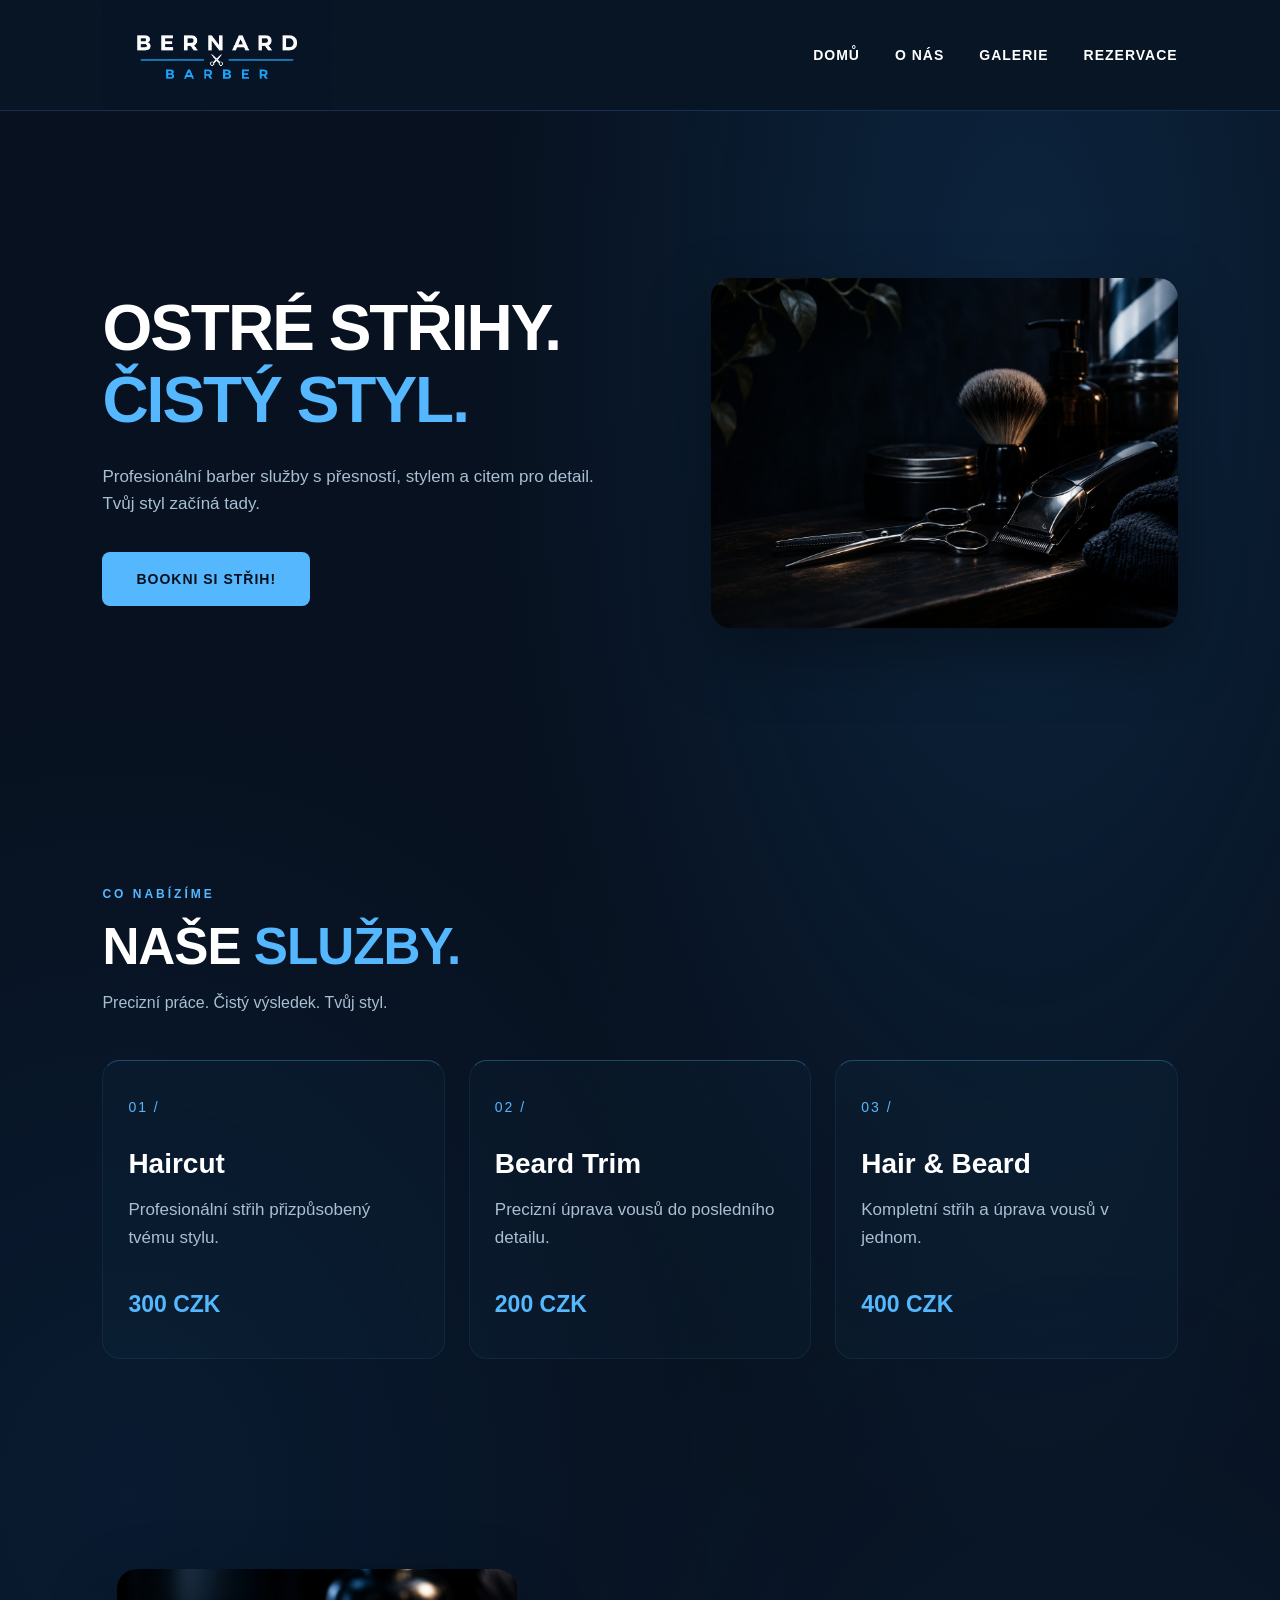
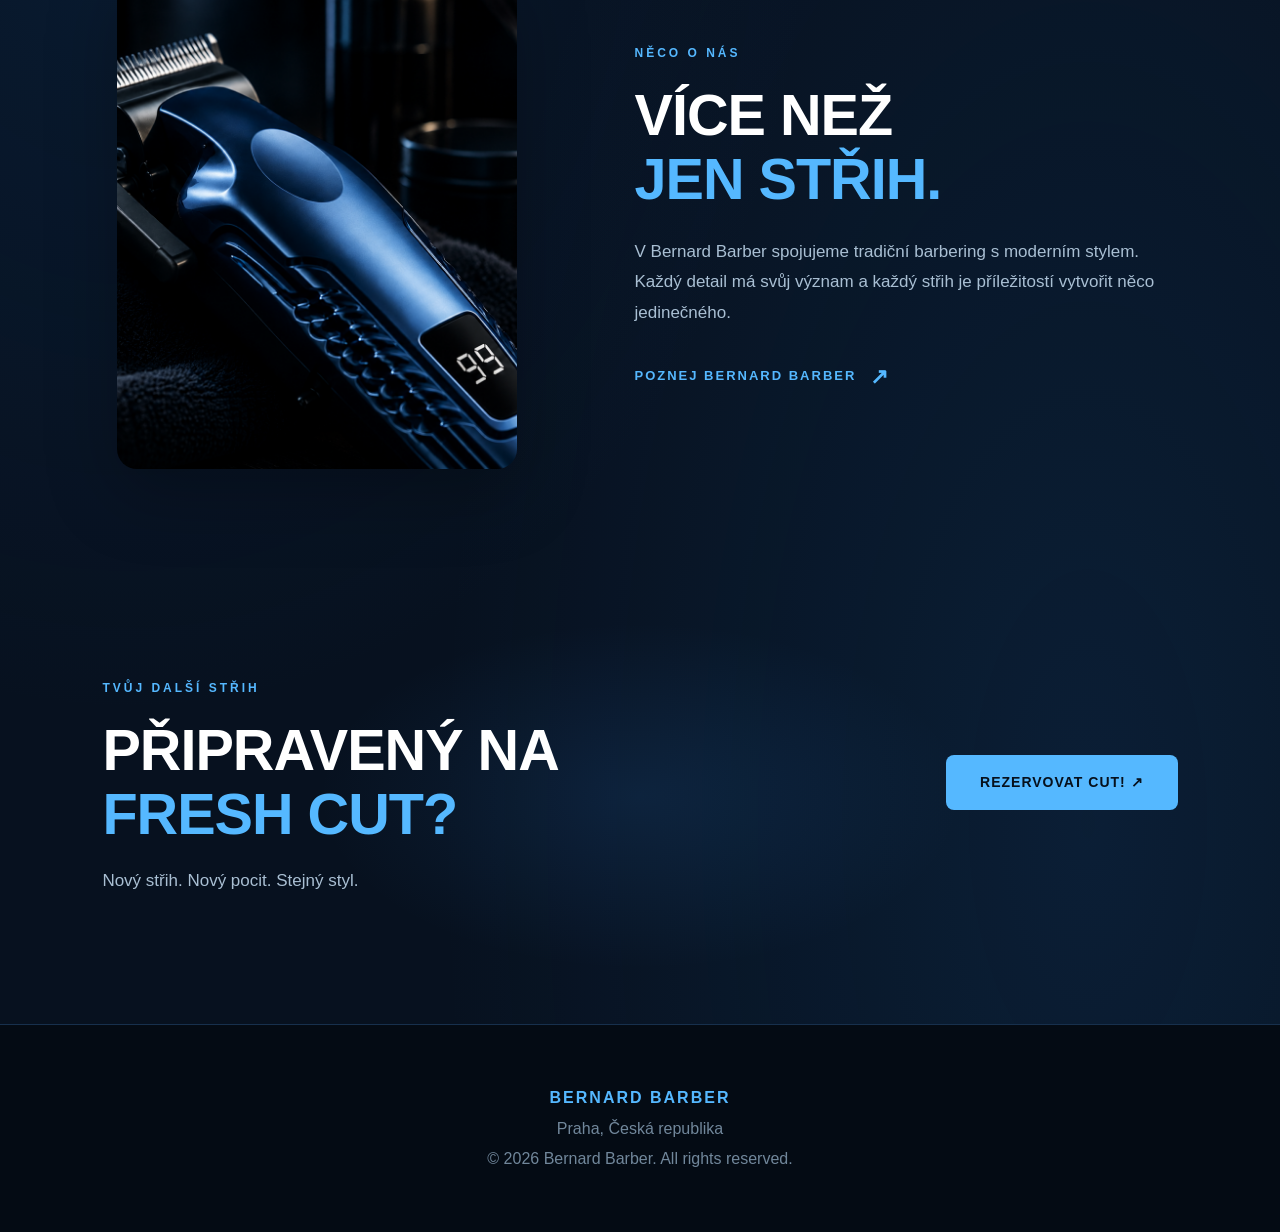
<file: index.html>
<!DOCTYPE html>
<html lang="en">

<head>
    <meta charset="UTF-8">
    <meta name="viewport" content="width=device-width, initial-scale=1.0">

    <title>Bernard Barber</title>

    <link rel="icon" type="image/png" href="img/favicon.png">
    <link rel="stylesheet" href="css/style.css">
</head>

<body>

    <!-- HEADER -->
    <header>

        <div class="logo">
            <a href="index.html">
                <img src="img/logo.png" alt="Bernard Barber Logo">
            </a>
        </div>

        <nav>
            <a href="index.html">Domů</a>
            <a href="about.html">O nás</a>
            <a href="gallery.html">Galerie</a>
            <a href="reservations.html">Rezervace</a>
        </nav>

    </header>


    <!-- MAIN CONTENT -->
    <main class="premium-home">

        <!-- HERO -->
        <section class="hero">

            <div class="hero-content">

                <h2>
                    OSTRÉ STŘIHY.<br>
                    <span>ČISTÝ STYL.</span>
                </h2>

                <p>
                    Profesionální barber služby s přesností,
                    stylem a citem pro detail.
                    Tvůj styl začíná tady.
                </p>

                <a href="reservations.html" class="button">
                    BOOKNI SI STŘIH!
                </a>

            </div>

            <!-- HERO IMAGE -->
            <div class="hero-visual hero-photo">

                <img
                    src="img/home_image.jpg"
                    alt="Profesionální barber vybavení"
                    class="barber-hero-image"
                >

            </div>

        </section>


        <!-- SERVICES -->
        <section class="services">

            <div class="section-heading">
                <span class="section-kicker">CO NABÍZÍME</span>

                <h2>
                    NAŠE <span>SLUŽBY.</span>
                </h2>

                <p>
                    Precizní práce. Čistý výsledek. Tvůj styl.
                </p>
            </div>

            <div class="service-container">

                <div class="service">
                    <span class="service-number">01 /</span>
                    <h3>Haircut</h3>
                    <p>
                        Profesionální střih přizpůsobený tvému stylu.
                    </p>
                    <strong>300 CZK</strong>
                </div>

                <div class="service">
                    <span class="service-number">02 /</span>
                    <h3>Beard Trim</h3>
                    <p>
                        Precizní úprava vousů do posledního detailu.
                    </p>
                    <strong>200 CZK</strong>
                </div>

                <div class="service">
                    <span class="service-number">03 /</span>
                    <h3>Hair & Beard</h3>
                    <p>
                        Kompletní střih a úprava vousů v jednom.
                    </p>
                    <strong>400 CZK</strong>
                </div>

            </div>
        </section>


        <!-- ABOUT -->
        <section class="about-preview">

            <div class="about-image">
                <img
                    src="img/tool.png"
                    alt="Bernard Barber"
                    loading="lazy"
                >
            </div>

            <div class="about-content">

                <span class="section-kicker">
                    NĚCO O NÁS
                </span>

                <h2>
                    VÍCE NEŽ<br>
                    <span>JEN STŘIH.</span>
                </h2>

                <p>
                    V Bernard Barber spojujeme tradiční
                    barbering s moderním stylem.
                    Každý detail má svůj význam
                    a každý střih je příležitostí
                    vytvořit něco jedinečného.
                </p>

                <a href="about.html" class="about-link">
                    POZNEJ BERNARD BARBER <span>↗</span>
                </a>

            </div>

        </section>


        <!-- RESERVATION -->
        <section class="reservation">

            <div class="reservation-content">

                <span class="section-kicker">
                    TVŮJ DALŠÍ STŘIH
                </span>

                <h2>
                    PŘIPRAVENÝ NA<br>
                    <span>FRESH CUT?</span>
                </h2>

                <p>
                    Nový střih. Nový pocit. Stejný styl.
                </p>

            </div>

            <div class="reservation-action">

                <a href="reservations.html" class="button">
                    REZERVOVAT CUT! ↗
                </a>

            </div>

        </section>

    </main>


    <!-- FOOTER -->
    <footer>

        <p>Bernard Barber</p>
        <p>Praha, Česká republika</p>

        <p>© 2026 Bernard Barber. All rights reserved.</p>

    </footer>

    <script src="js/script.js"></script>

</body>
</html>
</file>
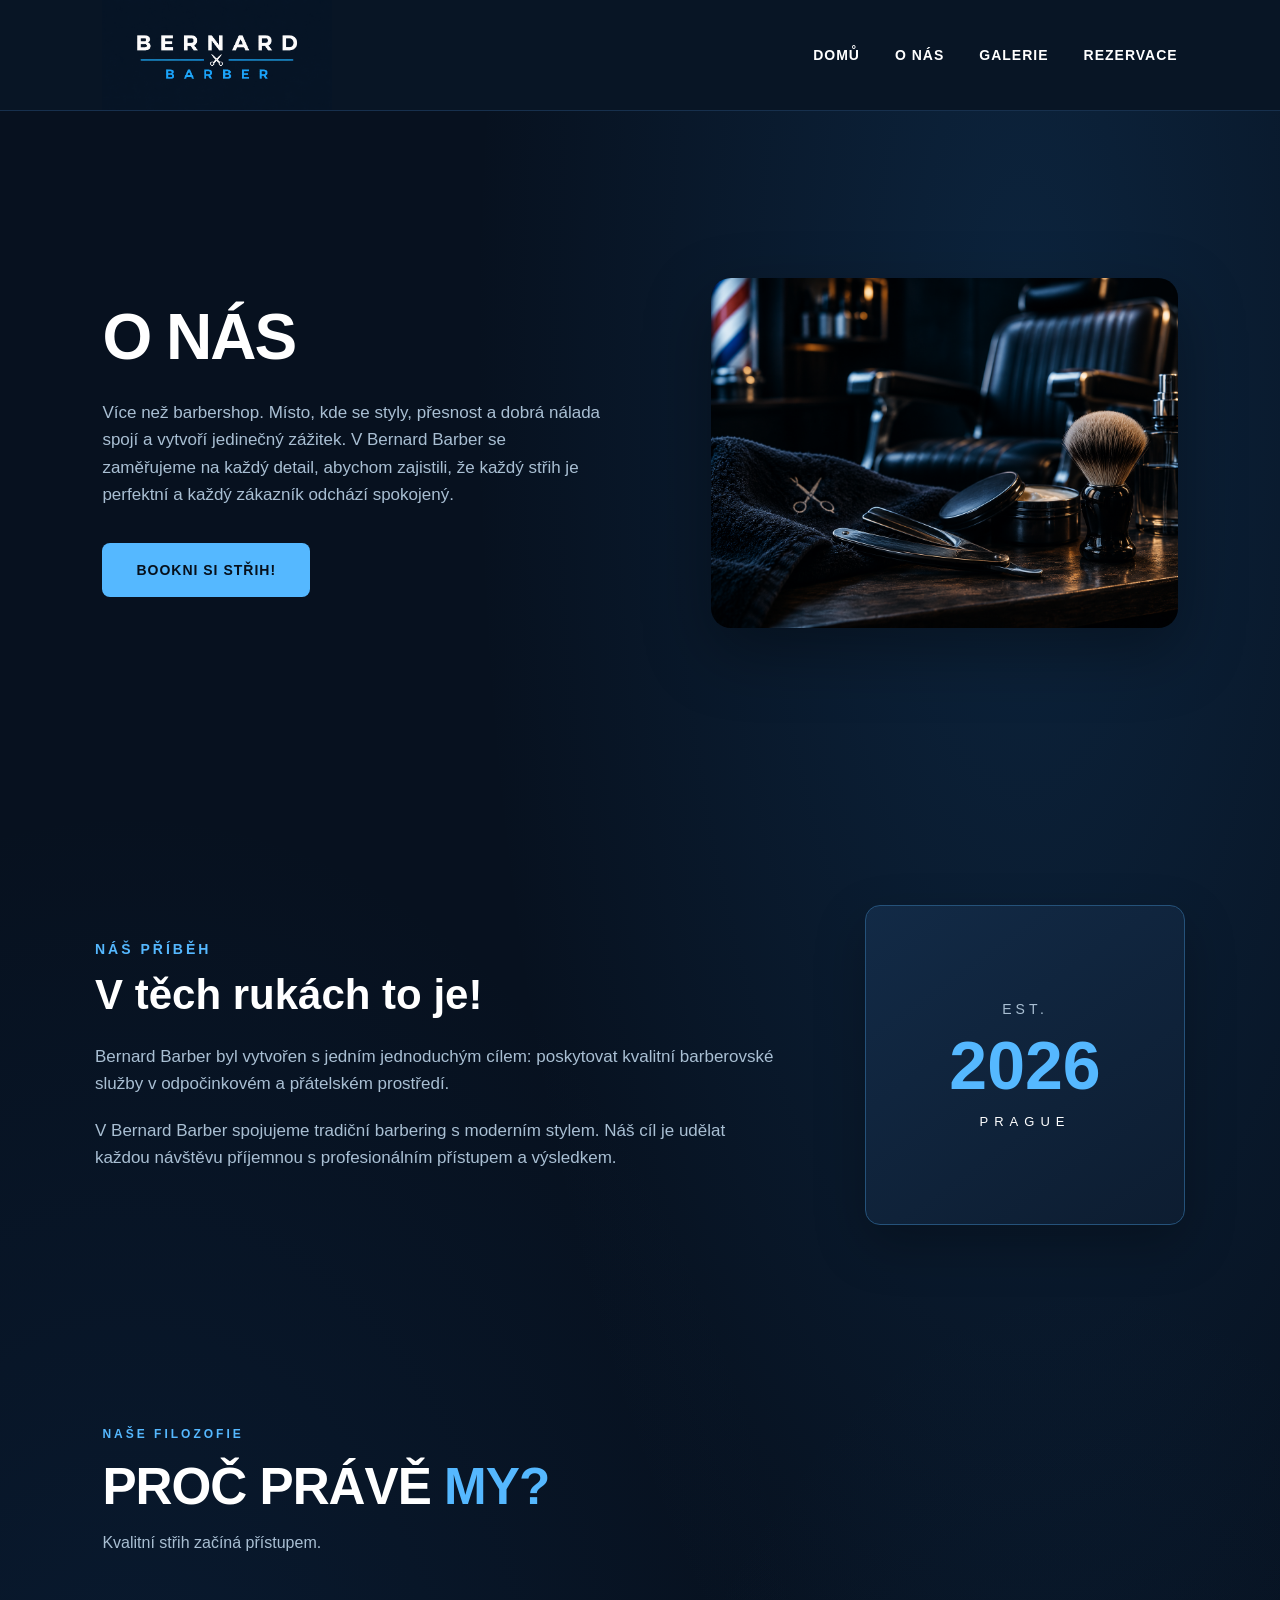
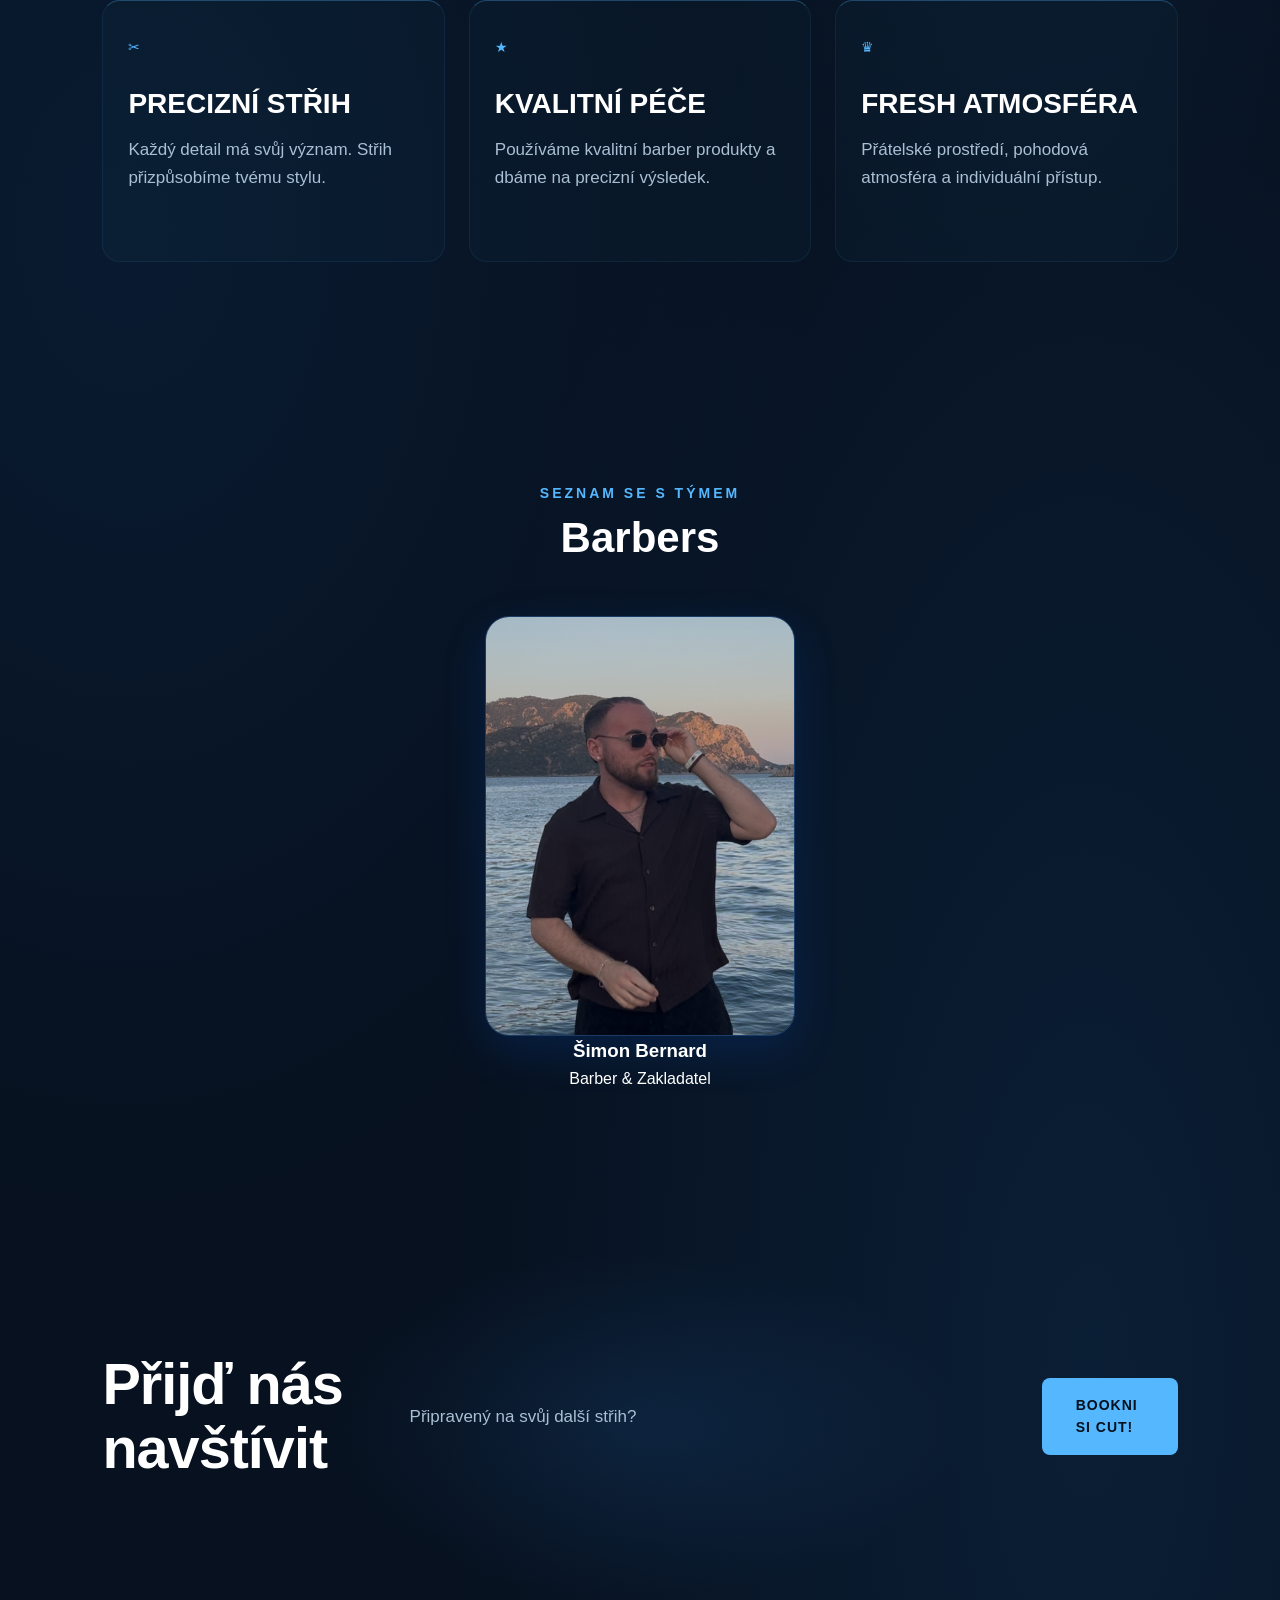
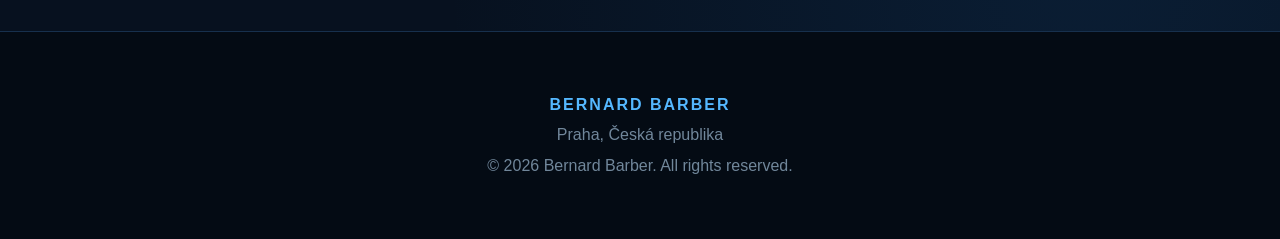
<file: about.html>
<!DOCTYPE html>
<html lang="en">

<head>
    <meta charset="UTF-8">
    <meta name="viewport" content="width=device-width, initial-scale=1.0">

    <title>Bernard Barber</title>

    <link rel="icon" type="image/png" href="img/favicon.png">
    <link rel="stylesheet" href="css/style.css">
</head>

<body>

    <!-- HEADER -->
    <header>

        <div class="logo">
            <a href="index.html">
            <img src="img/logo.png" alt="Bernard Barber Logo">
            </a>
        </div>

        <nav>
            <a href="index.html">Domů</a>
            <a href="about.html">O nás</a>
            <a href="gallery.html">Galerie</a>
            <a href="reservations.html">Rezervace</a>
        </nav>

    </header>


    <main class="premium-home">

        <!-- HERO -->
        <section class="hero">

            <div class="hero-content">

                <h2>
                    O nás
                </h2>

                <p>
                    Více než barbershop. Místo, kde se styly, přesnost a dobrá nálada spojí a vytvoří jedinečný zážitek. V Bernard Barber se zaměřujeme na každý detail, abychom zajistili, že každý střih je perfektní a každý zákazník odchází spokojený.
                </p>

                <a href="reservations.html" class="button">
                    BOOKNI SI STŘIH!
                </a>

            </div>

            <!-- HERO IMAGE -->
            <div class="hero-visual hero-photo">

                <img
                    src="img/about_image.png"
                    alt="Profesionální barber vybavení"
                    class="barber-hero-image"
                >

            </div>

        </section>


        <!-- OUR STORY -->
        <section class="our-story">

            <div class="story-text">

                <p class="section-label">Náš příběh</p>

                <h2>V těch rukách to je!</h2>

                <p>
                    Bernard Barber byl vytvořen s jedním jednoduchým cílem:
                    poskytovat kvalitní barberovské služby v odpočinkovém
                    a přátelském prostředí.
                </p>

                <p>
                    V Bernard Barber spojujeme tradiční barbering
                    s moderním stylem. Náš cíl je udělat každou návštěvu 
                    příjemnou s profesionálním přístupem a výsledkem.
                </p>

            </div>

            <div class="story-box">
                <span>EST.</span>
                <strong>2026</strong>
                <p>PRAGUE</p>
            </div>

        </section>


        <!-- WHY US -->
        
<!-- WHY US -->
<section class="services">

    <div class="section-heading">
        <span class="section-kicker">NAŠE FILOZOFIE</span>

        <h2>
            PROČ PRÁVĚ <span>MY?</span>
        </h2>

        <p>Kvalitní střih začíná přístupem.</p>
    </div>

    <div class="service-container">

        <div class="service">
            <span class="service-number">✂</span>
            <h3>PRECIZNÍ STŘIH</h3>
            <p>
                Každý detail má svůj význam.
                Střih přizpůsobíme tvému stylu.
            </p>
        </div>

        <div class="service">
            <span class="service-number">★</span>
            <h3>KVALITNÍ PÉČE</h3>
            <p>
                Používáme kvalitní barber produkty
                a dbáme na precizní výsledek.
            </p>
        </div>

        <div class="service">
            <span class="service-number">♛</span>
            <h3>FRESH ATMOSFÉRA</h3>
            <p>
                Přátelské prostředí, pohodová atmosféra
                a individuální přístup.
            </p>
        </div>

    </div>

</section>



        <!-- TEAM -->
        <section class="team">

            <p class="section-label">Seznam se s týmem</p>

            <h2>Barbers</h2>

            <div class="team-container">

                <div class="barber-card">

                    <div class="barber-photo">
                        <img src="img/me.png" alt="Bernard Barber">
                    </div>

                    <h3>Šimon Bernard</h3>

                    <p>Barber & Zakladatel</p>

                </div>

                <!--
                <div class="barber-card">

                    <div class="barber-photo">
                        PHOTO
                    </div>

                    <h3>John Smith</h3>

                    <p>Professional Barber</p>

                </div>
                -->

            </div>

        </section>


        <!-- RESERVATION -->
        <section class="reservation">

            <h2>Přijď nás navštívit</h2>

            <p>Připravený na svůj další střih?</p>

            <a href="reservations.html" class="button">
                Bookni si cut!
            </a>

        </section>

    </main>


    <!-- FOOTER -->
    <footer>

        <p>Bernard Barber</p>
        <p>Praha, Česká republika</p>

        <p>© 2026 Bernard Barber. All rights reserved.</p>

    </footer>

    <script src="js/script.js"></script>

</body>

</html>
</file>
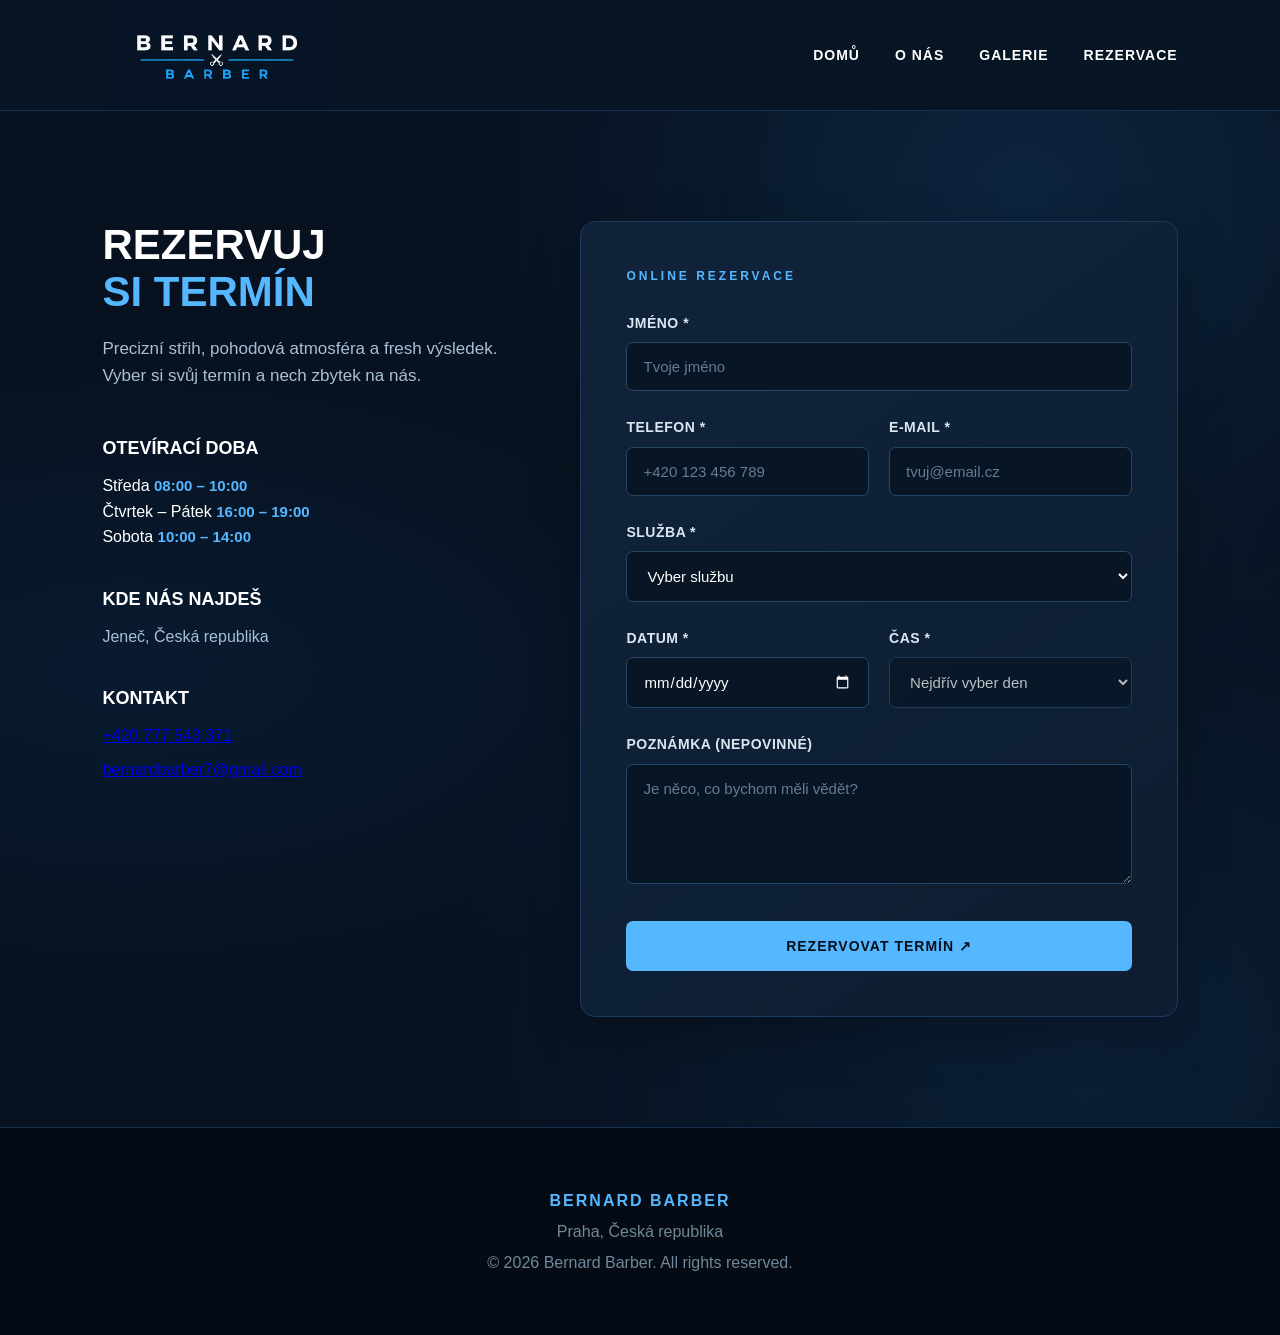
<file: reservations.html>
<!DOCTYPE html>
<html lang="cs">

<head>
    <meta charset="UTF-8">
    <meta name="viewport"
          content="width=device-width, initial-scale=1.0">

    <title>Bernard Barber</title>

    <link rel="icon"
          type="image/png"
          href="img/favicon.png">

    <link rel="stylesheet"
          href="css/style.css">

    <!-- Cloudflare Turnstile -->
    <script
        src="https://challenges.cloudflare.com/turnstile/v0/api.js?render=explicit"
        async defer>
    </script>
</head>

<body>

    <!-- HEADER -->
    <header>

        <div class="logo">
            <a href="index.html">
                <img src="img/logo.png"
                     alt="Bernard Barber Logo">
            </a>
        </div>

        <nav>
            <a href="index.html">Domů</a>
            <a href="about.html">O nás</a>
            <a href="gallery.html">Galerie</a>
            <a href="reservations.html"
               aria-current="page">Rezervace</a>
        </nav>

    </header>


    <!-- MAIN CONTENT -->
    <main class="premium-home premium-subpage reservations-page">

        


        <!-- BOOKING -->
        <section class="booking-section">

            <div class="booking-container">

                <!-- LEFT COLUMN -->
                <div class="booking-info">

                    <h2>
                        REZERVUJ <br>
                        <span>SI TERMÍN</span>
                    </h2>

                    <p class="booking-description">
                        Precizní střih, pohodová atmosféra
                        a fresh výsledek. Vyber si svůj termín
                        a nech zbytek na nás.
                    </p>


                    <!-- OPENING HOURS -->
                    <div class="info-item">

                        <h3>OTEVÍRACÍ DOBA</h3>

                        <div class="hours-row">
                            <span>Středa</span>
                            <strong>08:00 – 10:00</strong>
                        </div>

                        <div class="hours-row">
                            <span>Čtvrtek – Pátek</span>
                            <strong>16:00 – 19:00</strong>
                        </div>

                        <div class="hours-row">
                            <span>Sobota</span>
                            <strong>10:00 – 14:00</strong>
                        </div>

                    </div>


                    <!-- LOCATION -->
                    <div class="info-item">

                        <h3>KDE NÁS NAJDEŠ</h3>

                        <p>Jeneč, Česká republika</p>

                    </div>


                    <!-- CONTACT -->
                    <div class="info-item">

                        <h3>KONTAKT</h3>

                        <p>
                            <a href="tel:+420777543371">
                                +420 777 543 371
                            </a>
                        </p>

                        <p>
                            <a href="mailto:bernardbarber7@gmail.com">
                                bernardbarber7@gmail.com
                            </a>
                        </p>

                    </div>

                </div>


                <!-- RIGHT COLUMN -->
                <div class="booking-form-container">

                    <div class="booking-form-heading">

                        <span class="section-kicker">
                            ONLINE REZERVACE
                        </span><br> 

                    </div>


                    <!-- RESERVATION FORM -->
                    <form
                        id="reservationForm"
                        class="booking-form"
                    >

                        <!-- NAME -->
                        <div class="form-group">

                            <label for="name">
                                JMÉNO *
                            </label>

                            <input
                                type="text"
                                id="name"
                                name="name"
                                placeholder="Tvoje jméno"
                                minlength="2"
                                maxlength="100"
                                autocomplete="name"
                                required
                            >

                        </div>


                        <!-- PHONE AND EMAIL -->
                        <div class="form-row">

                            <div class="form-group">

                                <label for="phone">
                                    TELEFON *
                                </label>

                                <input
                                    type="tel"
                                    id="phone"
                                    name="phone"
                                    placeholder="+420 123 456 789"
                                    autocomplete="tel"
                                    required
                                >

                            </div>

                            <div class="form-group">

                                <label for="email">
                                    E-MAIL *
                                </label>

                                <input
                                    type="email"
                                    id="email"
                                    name="email"
                                    placeholder="tvuj@email.cz"
                                    autocomplete="email"
                                    required
                                >

                            </div>

                        </div>


                        <!-- SERVICE -->
                        <div class="form-group">

                            <label for="service">
                                SLUŽBA *
                            </label>

                            <select
                                id="service"
                                name="service"
                                required
                            >

                                <option
                                    value=""
                                    disabled
                                    selected>
                                    Vyber službu
                                </option>

                                <option value="haircut">
                                    Haircut – 300 Kč
                                </option>

                                <option value="beard">
                                    Beard Trim – 200 Kč
                                </option>

                                <option value="hair-beard">
                                    Hair &amp; Beard – 400 Kč
                                </option>

                            </select>

                        </div>


                        <!-- DATE AND TIME -->
                        <div class="form-row">

                            <div class="form-group">

                                <label for="date">
                                    DATUM *
                                </label>

                                <input
                                    type="date"
                                    id="date"
                                    name="date"
                                    required
                                >

                            </div>

                            <div class="form-group">

                                <label for="time">
                                    ČAS *
                                </label>

                                <select
                                    id="time"
                                    name="time"
                                    required
                                    disabled
                                >
                                    <option value="">
                                        Nejdřív vyber den
                                    </option>
                                </select>

                            </div>

                        </div>


                        <!-- NOTE -->
                        <div class="form-group">

                            <label for="note">
                                POZNÁMKA (NEPOVINNÉ)
                            </label>

                            <textarea
                                id="note"
                                name="note"
                                rows="4"
                                maxlength="1000"
                                placeholder="Je něco, co bychom měli vědět?"
                            ></textarea>

                        </div>


                        <!-- TURNSTILE -->
                        <div id="turnstile-container"></div>


                        <!-- SUBMIT -->
                        <button
                            type="submit"
                            class="booking-button"
                        >
                            REZERVOVAT TERMÍN ↗
                        </button>

                    </form>

                </div>

            </div>

        </section>

    </main>


    <!-- FOOTER -->
    <footer>

        <p>Bernard Barber</p>
        <p>Praha, Česká republika</p>

        <p>
            © 2026 Bernard Barber. All rights reserved.
        </p>

    </footer>


    <!-- NOTIFICATIONS -->
    <div
        id="toast-container"
        aria-live="polite">
    </div>


    <!-- JAVASCRIPT -->
    <script src="js/script.js"></script>

</body>
</html>
</file>
<file: css/style.css>
/* BERNARD BARBER | Unified stylesheet
   Consolidated from the supplied style.css.
   Shared styles + homepage + about + gallery + reservations.
   Edit each selector in one place; keep this file at css/style.css.
*/

* {
    margin: 0;
    padding: 0;
    box-sizing: border-box;
}

html {
    scroll-behavior: smooth;
}

body {
    font-family: Arial, Helvetica, sans-serif;
    background-color: #07111f;
    color: #ffffff;
    line-height: 1.6;
}

main {
    overflow: hidden;
}

header {
    min-height: 90px;
    padding: 0 8%;
    display: flex;
    justify-content: space-between;
    align-items: center;
    background-color: #081525;
    border-bottom: 1px solid #17304d;
}

.logo {
    display: flex;
    align-items: center;
}

.logo a {
    display: flex;
    align-items: center;
}

.logo img {
    width: 230px;
    height: 110px;
    object-fit: cover;
    display: block;
}

nav {
    display: flex;
    align-items: center;
    gap: 35px;
}

nav a {
    position: relative;
    color: #ffffff;
    text-decoration: none;
    font-size: 14px;
    font-weight: 600;
    text-transform: uppercase;
    letter-spacing: 1px;
    transition: color 0.3s ease;
}

nav a:hover {
    color: #55b8ff;
}

nav a::after {
    content: "";
    position: absolute;
    left: 0;
    bottom: -8px;
    width: 0;
    height: 2px;
    background-color: #55b8ff;
    transition: width 0.3s ease;
}

nav a:hover::after {
    width: 100%;
}

.button {
    display: inline-block;
    padding: 15px 35px;
    background-color: #55b8ff;
    color: #06101c;
    text-decoration: none;
    text-transform: uppercase;
    font-size: 14px;
    font-weight: bold;
    letter-spacing: 1px;
    border-radius: 6px;
    transition: background-color 0.3s ease,
        transform 0.3s ease,
        box-shadow 0.3s ease;
}

.button:hover {
    background-color: #8bd0ff;
    transform: translateY(-3px);
    box-shadow: 0 10px 30px rgba(85, 184, 255, 0.2);
}

.hero {
    min-height: 85vh;
    padding: 60px 20px;
    display: flex;
    flex-direction: column;
    justify-content: center;
    align-items: center;
    text-align: center;
    background: radial-gradient(
            circle at center,
            rgba(32, 94, 145, 0.25),
            transparent 55%
        ),
        linear-gradient(
            180deg,
            #0a1a2f,
            #07111f
        );
}

.hero h2 {
    max-width: 900px;
    font-size: 72px;
    line-height: 1.05;
    text-transform: uppercase;
    letter-spacing: 5px;
    margin-bottom: 25px;
}

.hero p {
    max-width: 620px;
    margin-bottom: 35px;
    color: #a9bfd3;
    font-size: 18px;
}

.services {
    padding: 110px 8%;
    background-color: #0b192b;
    text-align: center;
}

.services > h2 {
    margin-bottom: 60px;
    font-size: 42px;
    text-transform: uppercase;
    letter-spacing: 3px;
}

.service-container {
    max-width: 1200px;
    margin: auto;
    display: flex;
    justify-content: center;
    gap: 30px;
}

.service {
    flex: 1;
    padding: 50px 30px;
    background: linear-gradient(
        145deg,
        #10233a,
        #0d1e32
    );
    border: 1px solid #1b3a5c;
    border-radius: 12px;
    transition: transform 0.3s ease,
        border-color 0.3s ease,
        box-shadow 0.3s ease;
}

.service:hover {
    transform: translateY(-10px);
    border-color: #55b8ff;
    box-shadow: 0 15px 35px rgba(0, 0, 0, 0.25);
}

.service h3 {
    margin-bottom: 15px;
    font-size: 24px;
}

.service p {
    margin-bottom: 20px;
    color: #a9bfd3;
}

.service strong {
    color: #55b8ff;
    font-size: 21px;
}

.about-preview {
    max-width: 850px;
    margin: auto;
    padding: 120px 30px;
    text-align: center;
}

.about-preview h2 {
    margin-bottom: 25px;
    font-size: 44px;
}

.about-preview p {
    margin-bottom: 25px;
    color: #a9bfd3;
    font-size: 18px;
}

.about-preview a {
    color: #55b8ff;
    text-decoration: none;
    font-weight: bold;
    transition: color 0.3s ease;
}

.about-preview a:hover {
    color: #8bd0ff;
}

.reservation {
    padding: 100px 20px;
    text-align: center;
    background: linear-gradient(
            135deg,
            #10233a,
            #0b192b
        );
    border-top: 1px solid #17304d;
    border-bottom: 1px solid #17304d;
}

.reservation h2 {
    margin-bottom: 10px;
    font-size: 44px;
}

.reservation p {
    margin-bottom: 30px;
    width: 100%;
    color: #a9bfd3;
    font-size: 17px;
}

.about-hero {
    min-height: 430px;
    padding: 80px 20px;
    display: flex;
    flex-direction: column;
    justify-content: center;
    align-items: center;
    text-align: center;
    background: radial-gradient(
            circle at center,
            rgba(50, 126, 184, 0.25),
            transparent 55%
        ),
        linear-gradient(
            180deg,
            #0a1a2f,
            #07111f
        );
}

.about-hero h2 {
    margin-bottom: 20px;
    font-size: 64px;
    text-transform: uppercase;
    letter-spacing: 5px;
}

.about-hero p {
    max-width: 650px;
    color: #a9bfd3;
    font-size: 18px;
}

.section-label {
    margin-bottom: 10px;
    color: #55b8ff;
    text-transform: uppercase;
    font-size: 14px;
    font-weight: bold;
    letter-spacing: 3px;
}

.our-story {
    max-width: 1150px;
    margin: auto;
    padding: 110px 30px;
    display: flex;
    align-items: center;
    justify-content: space-between;
    gap: 90px;
}

.story-text {
    flex: 1;
}

.story-text h2 {
    margin-bottom: 25px;
    font-size: 42px;
    line-height: 1.2;
}

.story-text p:not(.section-label) {
    margin-bottom: 20px;
    color: #a9bfd3;
    font-size: 17px;
}

.story-box {
    width: 320px;
    height: 320px;
    flex-shrink: 0;
    display: flex;
    flex-direction: column;
    justify-content: center;
    align-items: center;
    background: linear-gradient(
            145deg,
            #122a46,
            #0d1d31
        );
    border: 1px solid #25527a;
    border-radius: 15px;
    box-shadow: 0 20px 50px rgba(0, 0, 0, 0.25);
}

.story-box span {
    color: #a9bfd3;
    font-size: 14px;
    letter-spacing: 4px;
}

.story-box strong {
    margin: 5px 0;
    color: #55b8ff;
    font-size: 68px;
    line-height: 1.2;
}

.story-box p {
    color: #ffffff;
    font-size: 13px;
    letter-spacing: 6px;
}

.why-us {
    padding: 110px 8%;
    background-color: #0b192b;
    text-align: center;
}

.why-us > h2 {
    margin-bottom: 60px;
    font-size: 42px;
}

.why-container {
    max-width: 1150px;
    margin: auto;
    display: flex;
    gap: 30px;
}

.why-card {
    flex: 1;
    padding: 50px 30px;
    background: #10233a;
    border: 1px solid rgba(85, 184, 255, 0.15);
    border-radius: 18px;
    box-shadow: 0 5px 20px rgba(0, 0, 0, 0.1);
    transition: transform 0.6s cubic-bezier(0.22, 1, 0.36, 1),
        border-color 0.5s ease,
        box-shadow 0.6s ease,
        background-color 0.5s ease;
}

.why-card:hover {
    transform: translateY(-8px);
    background: #163453;
    border-color: rgba(85, 184, 255, 0.65);
    box-shadow: 0 20px 50px rgba(0, 0, 0, 0.25),
        0 0 30px rgba(85, 184, 255, 0.12);
}

.why-card span {
    display: block;
    color: #55b8ff;
    font-size: 38px;
    transition: transform 0.6s cubic-bezier(0.22, 1, 0.36, 1),
        color 0.5s ease;
}

.why-card:hover span {
    transform: translateY(-4px) scale(1.08);
    color: #8bd0ff;
}

.why-card h3 {
    margin: 20px 0 10px;
    font-size: 21px;
}

.why-card p {
    color: #a9bfd3;
}

.team {
    padding: 110px 8%;
    text-align: center;
}

.team > h2 {
    margin-bottom: 55px;
    font-size: 42px;
}

.team-container {
    display: flex;
    justify-content: center;
    gap: 40px;
}

.barber-card {
    width: 310px;
    padding-bottom: 20px;
}

.barber-photo {
    width: 100%;
    max-width: 350px;
    height: 420px;
    margin: 0 auto;
    border-radius: 24px;
    overflow: hidden;
    border: 1px solid rgba(70, 150, 255, 0.3);
    box-shadow: 0 15px 45px rgba(0, 100, 255, 0.15);
}

.barber-photo img {
    width: 100%;
    height: 100%;
    object-fit: cover;
    object-position: center;
    display: block;
    transition: transform 0.6s ease;
}

.barber-photo:hover img {
    transform: scale(1.05);
}

@media (max-width: 600px) {
    .barber-photo {
        max-width: 280px;
        height: 340px;
    }

}
footer {
    padding: 55px 20px;
    text-align: center;
    background-color: #040b14;
    color: #71879b;
    border-top: 1px solid #17304d;
}

footer p {
    margin: 5px 0;
}

footer p:first-child {
    color: #55b8ff;
    font-weight: bold;
    text-transform: uppercase;
    letter-spacing: 2px;
}

@media (max-width: 768px) {
    header {
        padding: 22px 20px;
        flex-direction: column;
        gap: 20px;
    }

    .logo h1 {
        text-align: center;
        font-size: 21px;
    }

    nav {
        justify-content: center;
        flex-wrap: wrap;
        gap: 15px 20px;
    }

    nav a {
        font-size: 12px;
    }

    .hero {
        min-height: 70vh;
    }

    .hero h2 {
        font-size: 44px;
        letter-spacing: 3px;
    }

    .hero p {
        font-size: 16px;
    }

    .services {
        padding: 80px 20px;
    }

    .service-container {
        flex-direction: column;
    }

    .about-preview {
        padding: 80px 25px;
    }

    .about-hero {
        min-height: 350px;
    }

    .about-hero h2 {
        font-size: 44px;
        letter-spacing: 3px;
    }

    .our-story {
        padding: 80px 25px;
        flex-direction: column;
        gap: 50px;
        text-align: center;
    }

    .story-box {
        width: 100%;
        max-width: 320px;
    }

    .why-us {
        padding: 80px 20px;
    }

    .why-container {
        flex-direction: column;
    }

    .team {
        padding: 80px 20px;
    }

    .team-container {
        flex-direction: column;
        align-items: center;
    }

    .services > h2,
    .about-preview h2,
    .reservation h2,
    .story-text h2,
    .why-us > h2,
    .team > h2 {
        font-size: 32px;
    }

}
@media (max-width: 480px) {
    .hero h2 {
        font-size: 36px;
    }

    .about-hero h2 {
        font-size: 36px;
    }

    .button {
        padding: 13px 25px;
        font-size: 12px;
    }

    .story-box {
        height: 270px;
    }

    .story-box strong {
        font-size: 55px;
    }

    .barber-card {
        width: 100%;
    }

}
.gallery-hero {
    min-height: 430px;
    padding: 80px 20px;
    display: flex;
    flex-direction: column;
    justify-content: center;
    align-items: center;
    text-align: center;
    background: radial-gradient(
            circle at center,
            rgba(50, 126, 184, 0.25),
            transparent 55%
        ),
        linear-gradient(
            180deg,
            #0a1a2f,
            #07111f
        );
}

.gallery-hero h2 {
    margin-bottom: 20px;
    font-size: 64px;
    text-transform: uppercase;
    letter-spacing: 5px;
}

.gallery-hero > p:last-child {
    max-width: 650px;
    color: #a9bfd3;
    font-size: 18px;
}

.gallery-section {
    padding: 110px 8%;
    background-color: #0b192b;
}

.gallery-grid {
    max-width: 1200px;
    margin: auto;
    display: grid;
    grid-template-columns: repeat(3, 1fr);
    gap: 35px;
}

.gallery-item {
    transition: transform 0.3s ease;
}

.gallery-item:hover {
    transform: translateY(-8px);
}

.gallery-placeholder {
    height: 350px;
    margin-bottom: 20px;
    display: flex;
    justify-content: center;
    align-items: center;
    background: linear-gradient(
            145deg,
            #122a46,
            #0d1d31
        );
    border: 1px solid #1b3a5c;
    border-radius: 12px;
    color: #55b8ff;
    font-size: 15px;
    font-weight: bold;
    letter-spacing: 3px;
    transition: border-color 0.3s ease,
        box-shadow 0.3s ease;
}

.gallery-item:hover .gallery-placeholder {
    border-color: #55b8ff;
    box-shadow: 0 15px 35px rgba(0, 0, 0, 0.3);
}

.gallery-item h3 {
    font-size: 21px;
    margin-bottom: 3px;
}

.gallery-item p {
    color: #55b8ff;
    font-size: 14px;
    text-transform: uppercase;
    letter-spacing: 1px;
}

@media (max-width: 900px) {
    .gallery-grid {
        grid-template-columns: repeat(2, 1fr);
    }

}
@media (max-width: 600px) {
    .gallery-hero {
        min-height: 350px;
    }

    .gallery-hero h2 {
        font-size: 42px;
        letter-spacing: 3px;
    }

    .gallery-section {
        padding: 80px 20px;
    }

    .gallery-grid {
        grid-template-columns: 1fr;
    }

    .gallery-placeholder {
        height: 380px;
    }

}
.reservation-hero {
    min-height: 430px;
    padding: 80px 20px;
    display: flex;
    flex-direction: column;
    justify-content: center;
    align-items: center;
    text-align: center;
    background: radial-gradient(
            circle at center,
            rgba(50, 126, 184, 0.25),
            transparent 55%
        ),
        linear-gradient(
            180deg,
            #0a1a2f,
            #07111f
        );
}

.reservation-hero h2 {
    margin-bottom: 20px;
    font-size: 64px;
    text-transform: uppercase;
    letter-spacing: 5px;
}

.reservation-hero > p:last-child {
    max-width: 650px;
    color: #a9bfd3;
    font-size: 18px;
}

.booking-section {
    padding: 110px 8%;
    background-color: #0b192b;
}

.booking-container {
    max-width: 1150px;
    margin: auto;
    display: grid;
    grid-template-columns: 1fr 1.5fr;
    gap: 80px;
}

.booking-info h2 {
    margin-bottom: 20px;
    font-size: 42px;
    line-height: 1.2;
}

.booking-description {
    margin-bottom: 45px;
    color: #a9bfd3;
    font-size: 17px;
}

.info-item {
    margin-bottom: 35px;
}

.info-item h3 {
    margin-bottom: 10px;
    color: #ffffff;
    font-size: 18px;
}

.info-item p {
    color: #a9bfd3;
    margin-top: 8px;
}

.info-item strong {
    color: #55b8ff;
    font-size: 15px;
}

.booking-form-container {
    padding: 45px;
    background: linear-gradient(
            145deg,
            #10233a,
            #0d1e32
        );
    border: 1px solid #1b3a5c;
    border-radius: 15px;
    box-shadow: 0 20px 50px rgba(0, 0, 0, 0.25);
}

.booking-form {
    width: 100%;
}

.form-group {
    width: 100%;
    margin-bottom: 25px;
}

.form-row {
    display: flex;
    gap: 20px;
}

.form-row .form-group {
    flex: 1;
}

.form-group label {
    display: block;
    margin-bottom: 8px;
    color: #d9e7f3;
    font-size: 14px;
    font-weight: bold;
    letter-spacing: 0.5px;
}

.form-group input,
.form-group select,
.form-group textarea {
    width: 100%;
    padding: 15px 16px;
    background-color: #081525;
    color: #ffffff;
    border: 1px solid #254765;
    border-radius: 7px;
    outline: none;
    font-family: Arial, Helvetica, sans-serif;
    font-size: 15px;
    transition: border-color 0.3s ease,
        box-shadow 0.3s ease,
        background-color 0.3s ease;
}

.form-group input::placeholder,
.form-group textarea::placeholder {
    color: #647d92;
}

.form-group input:focus,
.form-group select:focus,
.form-group textarea:focus {
    background-color: #0a192a;
    border-color: #55b8ff;
    box-shadow: 0 0 0 3px rgba(85, 184, 255, 0.1);
}

.form-group select {
    cursor: pointer;
}

.form-group select option {
    background-color: #081525;
    color: #ffffff;
}

.form-group textarea {
    resize: vertical;
    min-height: 120px;
}

.form-group input[type="date"],
.form-group input[type="time"] {
    color-scheme: dark;
}

.booking-button {
    width: 100%;
    padding: 17px;
    margin-top: 5px;
    background-color: #55b8ff;
    color: #06101c;
    border: none;
    border-radius: 7px;
    font-size: 14px;
    font-weight: bold;
    text-transform: uppercase;
    letter-spacing: 1px;
    cursor: pointer;
    transition: background-color 0.3s ease,
        transform 0.3s ease,
        box-shadow 0.3s ease;
}

.booking-button:hover {
    background-color: #8bd0ff;
    transform: translateY(-3px);
    box-shadow: 0 10px 30px rgba(85, 184, 255, 0.2);
}

@media (max-width: 900px) {
    .booking-container {
        grid-template-columns: 1fr;
        gap: 50px;
    }

    .booking-info {
        text-align: center;
    }

}
@media (max-width: 600px) {
    .reservation-hero {
        min-height: 350px;
    }

    .reservation-hero h2 {
        font-size: 38px;
        letter-spacing: 3px;
    }

    .booking-section {
        padding: 70px 20px;
    }

    .booking-form-container {
        padding: 30px 20px;
    }

    .form-row {
        flex-direction: column;
        gap: 0;
    }

    .booking-info h2 {
        font-size: 32px;
    }

}
.booking-form,
.booking-form-container,
.booking-form .form-row,
.booking-form .form-group {
    min-width: 0;
}

.booking-form input,
.booking-form select,
.booking-form textarea {
    box-sizing: border-box;
    width: 100%;
    min-width: 0;
    max-width: 100%;
}

@media (max-width: 768px) {
    .booking-form .form-row {
        display: flex;
        flex-direction: column;
        gap: 20px;
    }

    .booking-form input[type="date"] {
        display: block;
        width: 100%;
        min-width: 0;
        max-width: 100%;
        -webkit-appearance: none;
        appearance: none;
    }

}
#toast-container {
    position: fixed;
    top: 25px;
    right: 25px;
    z-index: 9999;
    display: flex;
    flex-direction: column;
    gap: 12px;
    width: min(380px, calc(100% - 32px));
    pointer-events: none;
}

.toast {
    display: flex;
    align-items: center;
    gap: 14px;
    padding: 18px 20px;
    border-radius: 12px;
    color: white;
    font-size: 14px;
    line-height: 1.5;
    box-shadow: 0 8px 30px rgba(0, 0, 0, 0.3);
    animation: toast-in 0.3s ease;
    pointer-events: auto;
}

.toast-success {
    background: #166534;
}

.toast-error {
    background: #991b1b;
}

.toast-icon {
    font-size: 24px;
    flex-shrink: 0;
}

.toast-content {
    flex: 1;
}

.toast-content strong {
    display: block;
    font-size: 15px;
}

.toast-close {
    background: transparent;
    border: none;
    color: white;
    font-size: 22px;
    cursor: pointer;
    padding: 0 4px;
}

@keyframes toast-in {
    from {
        opacity: 0;
        transform: translateX(30px);
    }

    to {
        opacity: 1;
        transform: translateX(0);
    }
}

@media (max-width: 600px) {
    #toast-container {
        top: 15px;
        right: 16px;
    }

}
.premium-home {
    position: relative;
    isolation: isolate;
    overflow: hidden;
    background: radial-gradient(ellipse at 80% 8%, rgba(33, 112, 183, .20), transparent 38%),
        radial-gradient(ellipse at 10% 55%, rgba(19, 74, 135, .17), transparent 42%),
        radial-gradient(ellipse at 85% 92%, rgba(26, 91, 154, .18), transparent 42%),
        #07111f;
}

.premium-home section {
    position: relative;
    background: transparent;
    border: 0;
}

.premium-home .section-kicker, .premium-home .hero-label {
    display: block;
    color: #55b8ff;
    font-size: 12px;
    font-weight: 700;
    letter-spacing: 3px;
    text-transform: uppercase;
}

.premium-home h2 {
    font-weight: 800;
    line-height: 1.12;
}

.premium-home h2 span {
    color: #55b8ff;
}

.hero-content {
    position: relative;
    z-index: 1;
    max-width: 1000px;
    animation: heroAppear .9s ease both;
}

.premium-home .hero-label {
    margin-bottom: 24px;
}

.premium-home .button {
    position: relative;
    display: inline-block;
    overflow: hidden;
    border-radius: 8px;
    padding: 16px 34px;
    transition: transform .35s ease, box-shadow .35s ease, background .35s ease;
}

.premium-home .button:hover {
    transform: translateY(-5px);
    box-shadow: 0 15px 40px rgba(85,184,255,.25);
}

.hero-scroll {
    position: absolute;
    bottom: 24px;
    left: 50%;
    transform: translateX(-50%);
    display: flex;
    flex-direction: column;
    align-items: center;
    gap: 10px;
    color: #7394b3;
    font-size: 10px;
    letter-spacing: 3px;
}

.scroll-line {
    display: block;
    width: 1px;
    height: 40px;
    background: linear-gradient(#55b8ff, transparent);
    animation: scrollPulse 2s infinite;
}

.section-heading {
    margin-bottom: 48px;
}

.section-heading p {
    color: #a9bfd3;
    font-size: 16px;
}

.premium-home .service::before {
    content: "";
    position: absolute;
    inset: 0;
    background: radial-gradient(circle at 50% 0%, rgba(85,184,255,.17), transparent 72%);
    opacity: 0;
    pointer-events: none;
    transition: opacity .4s ease;
}

.premium-home .service:hover::before {
    opacity: 1;
}

.premium-home .service > * {
    position: relative;
    z-index: 1;
}

.service-number {
    display: block;
    margin-bottom: 27px;
    color: #55b8ff;
    font-size: 14px;
    letter-spacing: 2px;
    transition: transform .4s ease, color .4s ease;
}

.premium-home .service:hover .service-number {
    transform: translateX(10px);
    color: #fff;
}

.premium-home .service h3 {
    font-size: 26px;
    margin-bottom: 14px;
    transition: color .3s ease;
}

.premium-home .service:hover h3 {
    color: #55b8ff;
}

.premium-home .service p {
    color: #a9bfd3;
    font-size: 16px;
    min-height: 76px;
    margin-bottom: 14px;
}

.premium-home .service strong {
    display: inline-block;
    color: #55b8ff;
    font-size: 22px;
}

.premium-home .about-link {
    display: inline-flex;
    align-items: center;
    gap: 14px;
    color: #55b8ff;
    text-decoration: none;
    font-weight: 700;
    font-size: 13px;
    letter-spacing: 2px;
    transition: gap .3s ease;
}

.premium-home .about-link:hover {
    gap: 22px;
}

.premium-home .about-link span {
    display: inline-block;
    font-size: 22px;
    transition: transform .3s ease;
}

.premium-home .about-link:hover span {
    transform: translate(4px,-4px);
}

.premium-home .reservation::before {
    content: "";
    position: absolute;
    width: min(650px,100%);
    height: 350px;
    left: 50%;
    top: 50%;
    transform: translate(-50%,-50%);
    background: radial-gradient(ellipse,rgba(45,130,220,.13),transparent 70%);
    pointer-events: none;
}

.premium-home .reservation > * {
    position: relative;
    z-index: 1;
}

@keyframes heroAppear { from { opacity: 0; transform: translateY(28px); } to { opacity: 1; transform: translateY(0); } }

@keyframes scrollPulse { 0%,100% { opacity: .35; transform: scaleY(.7); } 50% { opacity: 1; transform: scaleY(1); } }

.premium-home .reveal-ready {
    opacity: 0;
    transform: translateY(32px);
    transition: opacity .8s ease, transform .8s ease;
}

.premium-home .reveal-ready.visible {
    opacity: 1;
    transform: translateY(0);
}

.premium-home .service.reveal-ready:nth-child(2) {
    transition-delay: .12s;
}

.premium-home .service.reveal-ready:nth-child(3) {
    transition-delay: .24s;
}

@media (max-width: 900px) {
    .premium-home .service-container {
        grid-template-columns: 1fr;
        max-width: 620px;
        gap: 16px;
    }

    .premium-home .service p {
        min-height: auto;
    }

}
@media (max-width: 600px) {
    .premium-home .hero-label, .premium-home .section-kicker {
        font-size: 10px;
        letter-spacing: 2px;
    }

    .premium-home .hero p {
        font-size: 16px;
    }

    .premium-home .service {
        padding: 30px 24px;
    }

    .premium-home .about-preview p {
        font-size: 16px;
        line-height: 1.8;
    }

    .premium-home .reservation p {
        font-size: 16px;
    }

}
@media (prefers-reduced-motion: reduce) {
    .premium-home *, .premium-home *::before, .premium-home *::after {
        animation: none !important;
        transition: none !important;
        scroll-behavior: auto !important;
    }

    .premium-home .reveal-ready {
        opacity: 1;
        transform: none;
    }

}
.premium-home .hero {
    justify-content: center;
    min-height: 76vh;
    padding: 95px 8%;
    display: grid;
    grid-template-columns: minmax(0,1.1fr) minmax(0,.9fr);
    align-items: center;
    gap: 38px;
    text-align: left;
}

.premium-home .hero-content {
    max-width: 720px;
    text-align: left;
}

.premium-home .hero h2 {
    margin-bottom: 26px;
    font-size: clamp(40px,5vw,74px);
    line-height: 1.13;
    letter-spacing: -2px;
}

.premium-home .hero p {
    color: #a9bfd3;
    margin: 0 0 35px;
    max-width: 500px;
    font-size: 17px;
}

.hero-visual {
    position: relative;
    width: 100%;
    max-width: 480px;
    aspect-ratio: 1;
    margin: auto;
    display: grid;
    place-items: center;
}

.hero-glow {
    position: absolute;
    inset: 12%;
    border-radius: 50%;
    background: radial-gradient(circle,rgba(50,145,255,.38),rgba(15,65,130,.13) 45%,transparent 75%);
    filter: blur(24px);
    animation: bbGlowPulse 5s ease-in-out infinite;
}

.hero-orbit {
    position: absolute;
    border: 1px solid rgba(85,184,255,.2);
    border-radius: 50%;
    pointer-events: none;
}

.orbit-one {
    inset: 10%;
    animation: bbOrbit 22s linear infinite;
}

.orbit-two {
    inset: 23%;
    border-style: dashed;
    animation: bbOrbit 30s linear infinite reverse;
}

.orbit-one::after {
    content: "";
    position: absolute;
    top: 12%;
    left: 14%;
    width: 9px;
    height: 9px;
    background: #55b8ff;
    border-radius: 50%;
    box-shadow: 0 0 25px #55b8ff;
}

.hero-visual-text {
    position: relative;
    z-index: 2;
    font-size: clamp(90px,13vw,190px);
    font-weight: 900;
    letter-spacing: -12px;
    color: #fff;
    text-shadow: 0 0 55px rgba(85,184,255,.35);
}

@keyframes bbOrbit { to { transform: rotate(360deg); } }

@keyframes bbGlowPulse { 0%,100% { opacity: .6; transform: scale(.95); } 50% { opacity: 1; transform: scale(1.08); } }

.premium-home .services {
    padding: 90px 8% 110px;
    text-align: left;
}

.premium-home .section-heading {
    max-width: 1200px;
    margin: 0 auto 45px;
    text-align: left;
}

.premium-home .services h2 {
    letter-spacing: -1px;
    margin: 14px 0;
    font-size: clamp(34px,4vw,52px);
}

.premium-home .service-container {
    display: grid;
    grid-template-columns: repeat(3, minmax(0,1fr));
    max-width: 1200px;
    margin: auto;
    gap: 24px;
}

.premium-home .service {
    position: relative;
    overflow: hidden;
    min-width: 0;
    text-align: left;
    background: rgba(85,184,255,.025);
    border: 1px solid rgba(85,184,255,.09);
    border-radius: 18px;
    box-shadow: none;
    transition: transform .4s ease, background .4s ease, border-color .4s ease, box-shadow .4s ease;
    padding: 35px 25px;
    border-top: 1px solid rgba(85,184,255,.3);
}

.premium-home .service:hover {
    border-color: rgba(85,184,255,.48);
    box-shadow: 0 18px 40px rgba(0,0,0,.15);
    transform: translateY(-10px);
    background: rgba(85,184,255,.045);
}

.premium-home .about-preview {
    max-width: 1250px;
    margin: 0 auto;
    padding: 100px 8%;
    display: grid;
    grid-template-columns: minmax(0,.9fr) minmax(0,1.1fr);
    align-items: center;
    gap: 85px;
    text-align: left;
}

.premium-home .about-image {
    position: relative;
    width: 100%;
    max-width: 400px;
    aspect-ratio: 4/5;
    border-radius: 20px;
    overflow: hidden;
    box-shadow: 0 25px 70px rgba(0,0,0,.25);
}

.premium-home .about-image img {
    width: 100%;
    height: 100%;
    object-fit: cover;
    object-position: center;
    display: block;
    transition: transform .7s ease;
}

.premium-home .about-image:hover img {
    transform: scale(1.06);
}

.premium-home .about-content {
    text-align: left;
}

.premium-home .about-preview h2 {
    letter-spacing: -1px;
    font-size: clamp(36px,4.5vw,58px);
    margin: 20px 0 25px;
}

.premium-home .about-preview p {
    color: #a9bfd3;
    max-width: 550px;
    margin: 0 0 30px;
    font-size: 17px;
    line-height: 1.8;
}

.premium-home .reservation {
    padding: 110px 8% 130px;
    display: flex;
    align-items: center;
    justify-content: space-between;
    gap: 45px;
    text-align: left;
}

.premium-home .reservation-content {
    max-width: 760px;
    text-align: left;
}

.premium-home .reservation h2 {
    max-width: 1000px;
    letter-spacing: -1px;
    font-size: clamp(36px,4.5vw,58px);
    margin: 20px 0;
}

.premium-home .reservation p {
    color: #a9bfd3;
    font-size: 17px;
    margin-bottom: 0;
}

.premium-home .reservation-action {
    flex-shrink: 0;
    position: relative;
    z-index: 2;
}

@media (max-width: 900px) {
    .premium-home .hero {
        min-height: 72vh;
        grid-template-columns: 1fr;
        padding: 90px 6%;
        gap: 20px;
    }

    .premium-home .hero-visual {
        max-width: 300px;
    }

    .premium-home .about-preview {
        grid-template-columns: 1fr;
        gap: 40px;
    }

    .premium-home .about-image {
        max-width: 350px;
    }

    .premium-home .reservation {
        flex-direction: column;
        align-items: flex-start;
    }

}
@media (max-width: 600px) {
    .premium-home .hero {
        padding: 75px 22px;
        min-height: auto;
    }

    .premium-home .hero h2 {
        letter-spacing: -1px;
        font-size: clamp(34px,9vw,48px);
    }

    .premium-home .hero-visual {
        max-width: 240px;
    }

    .premium-home .hero-visual-text {
        font-size: 100px;
        letter-spacing: -7px;
    }

    .premium-home .services {
        padding: 75px 22px;
    }

    .premium-home .about-preview {
        padding: 80px 22px;
    }

    .premium-home .reservation {
        padding: 90px 22px 110px;
    }

}
@media (prefers-reduced-motion: reduce) {
    .premium-home .hero-glow, .premium-home .hero-orbit {
        animation: none;
    }

}
.premium-home .hero .hero-photo {
    position: relative;
    width: 100%;
    max-width: 560px;
    aspect-ratio: 4 / 3;
    min-width: 0;
    margin: auto;
    display: block;
    overflow: hidden;
    border-radius: 20px;
    box-shadow: 0 24px 65px rgba(0, 0, 0, .35);
    background: #091522;
}

.premium-home .hero-photo .barber-hero-image {
    display: block;
    width: 100%;
    height: 100%;
    object-fit: cover;
    object-position: center;
    transition: transform .6s ease;
}

.premium-home .hero-photo:hover .barber-hero-image {
    transform: scale(1.035);
}

@media (max-width: 900px) {
    .premium-home .hero .hero-photo {
        max-width: 540px;
        aspect-ratio: 4 / 3;
    }

}
@media (max-width: 600px) {
    .premium-home .hero .hero-photo {
        max-width: 100%;
        aspect-ratio: 4 / 3;
        border-radius: 15px;
    }

}
@media (prefers-reduced-motion: reduce) {
    .premium-home .hero-photo .barber-hero-image {
        transition: none;
    }

}
.premium-subpage .why-card {
    background: #10233a;
    transition: transform 0.6s cubic-bezier(0.22, 1, 0.36, 1),
        border-color 0.5s ease,
        box-shadow 0.6s ease,
        background-color 0.5s ease;
}

.premium-subpage .why-card:hover {
    background: #163453;
    border-color: rgba(85, 184, 255, 0.65);
}


/* Responsive service cards — final overrides */
.premium-home .services { container-type: inline-size; }
.premium-home .service-container { width:100%; grid-template-columns:repeat(3,minmax(0,1fr)); }
.premium-home .service { min-width:0; width:100%; overflow-wrap:break-word; }
.premium-home .service h3 { font-size:clamp(20px,2.2vw,28px); line-height:1.3; overflow-wrap:anywhere; }
.premium-home .service p { font-size:clamp(14px,1.4vw,17px); line-height:1.65; overflow-wrap:anywhere; }
.premium-home .service strong { display:block; font-size:clamp(18px,2vw,23px); overflow-wrap:normal; }
@media (max-width:1000px) { .premium-home .service-container { grid-template-columns:repeat(2,minmax(0,1fr)); } }
@media (max-width:650px) { .premium-home .service-container { grid-template-columns:minmax(0,1fr); } .premium-home .service { padding:32px 25px; } }
@container (max-width:760px) { .premium-home .service-container { grid-template-columns:repeat(2,minmax(0,1fr)); } }
@container (max-width:480px) { .premium-home .service-container { grid-template-columns:minmax(0,1fr); } }
</file>
